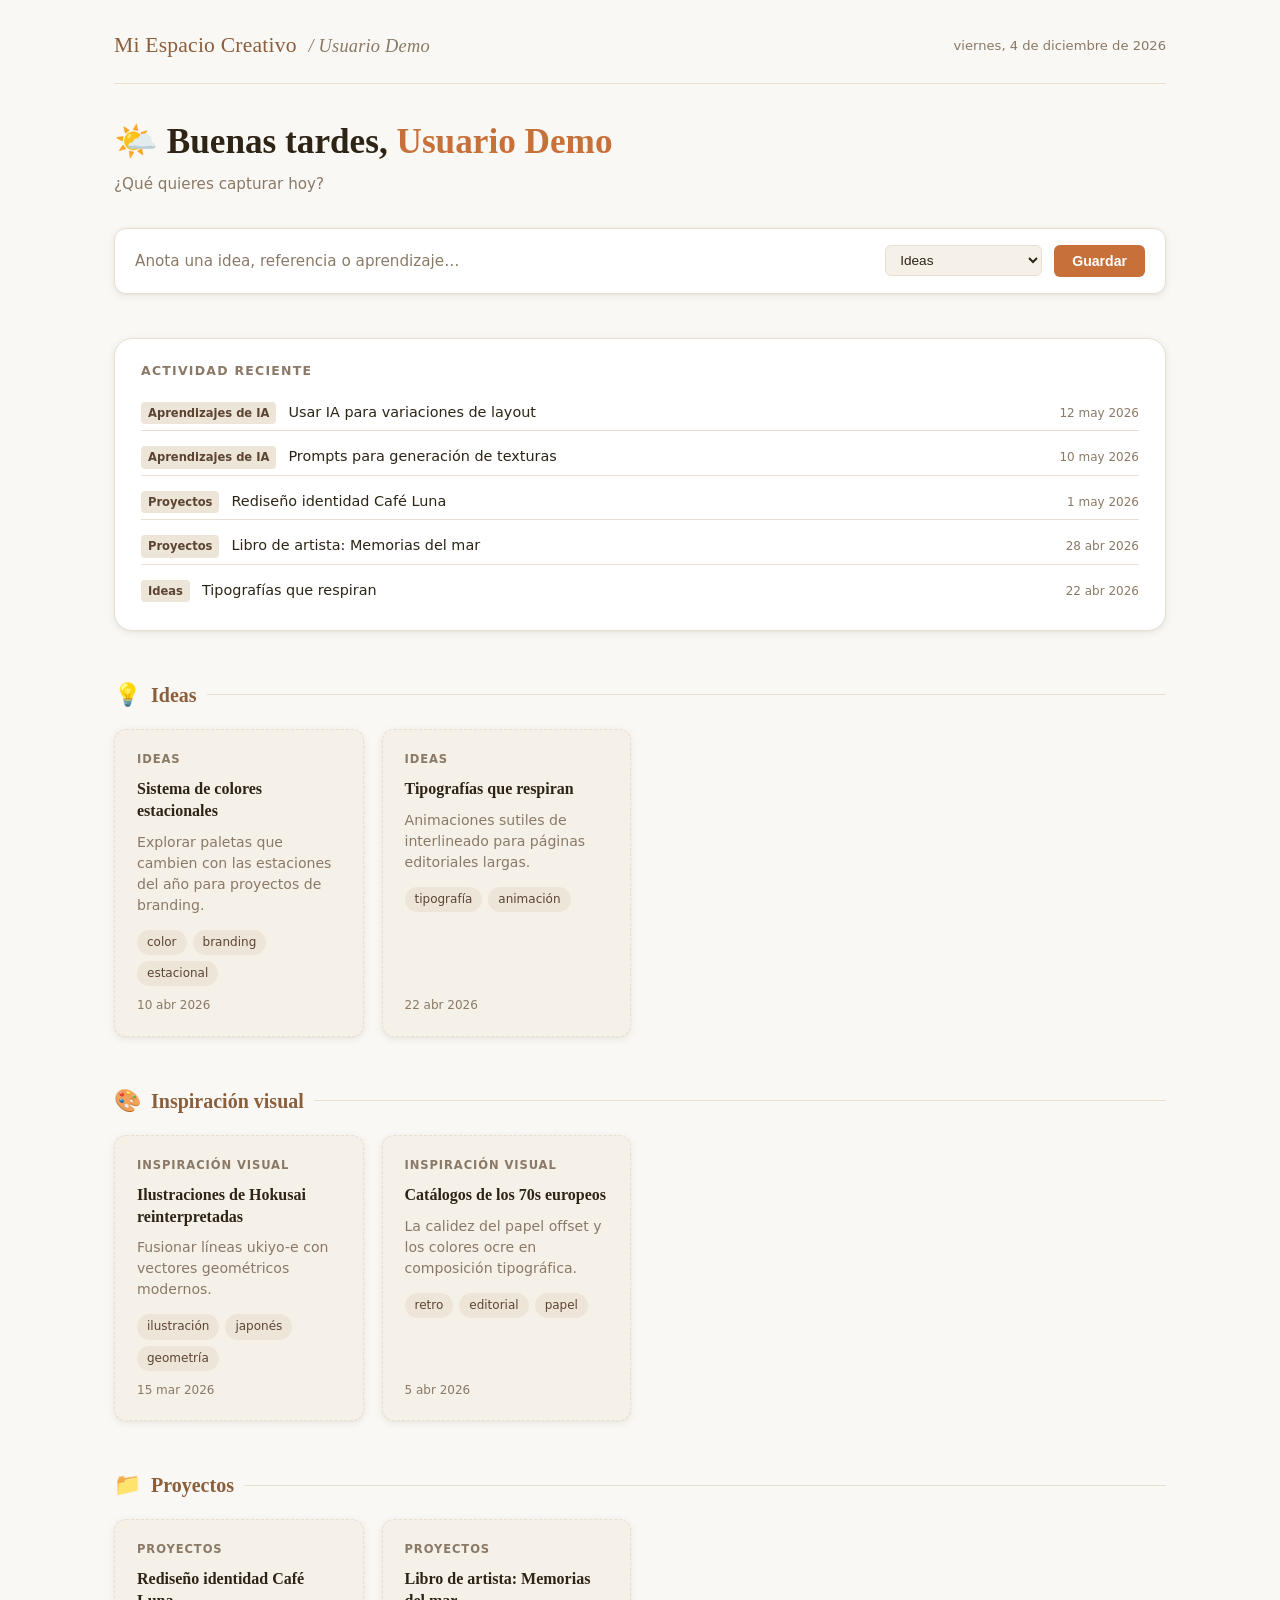
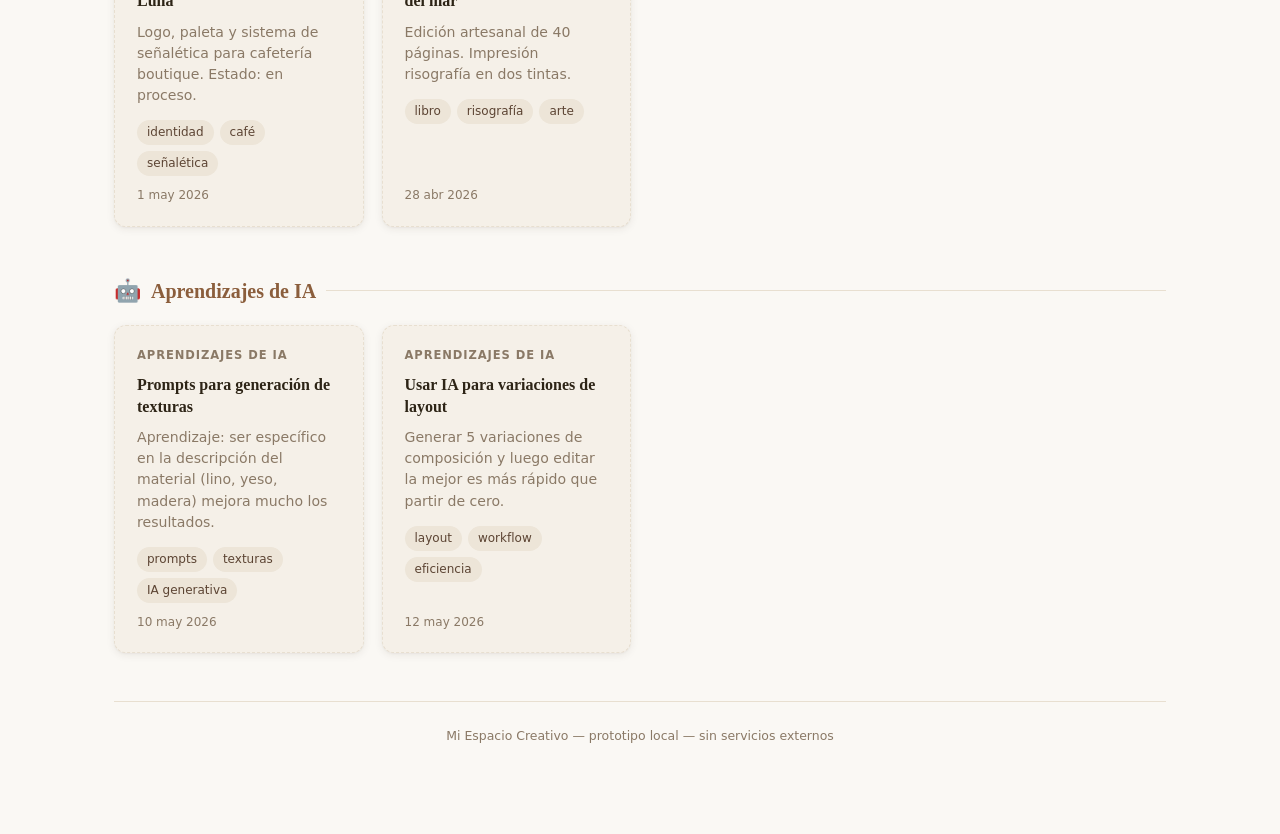
<file: claude-design-lab-mi-espacio-creativo/index.html>
<!DOCTYPE html>
<html lang="es">
<head>
  <meta charset="UTF-8" />
  <meta name="viewport" content="width=device-width, initial-scale=1.0" />
  <meta name="description" content="Mi Espacio Creativo — prototipo local de captura y organización de ideas creativas." />
  <title>Mi Espacio Creativo</title>
  <!-- Sin CDN, sin fuentes externas. Solo archivo local -->
  <link rel="stylesheet" href="styles.css" />
</head>
<body>

<div class="app-wrapper">

  <!-- ===== HEADER ===== -->
  <header class="site-header">
    <div class="site-logo">
      Mi Espacio Creativo
      <span>/ Usuario Demo</span>
    </div>
    <div class="header-meta" id="header-date"></div>
  </header>

  <!-- ===== HERO / SALUDO ===== -->
  <section class="hero" aria-label="Saludo">
    <h1 class="hero__greeting" id="greeting-text">Bienvenida</h1>
    <p class="hero__sub">¿Qué quieres capturar hoy?</p>
  </section>

  <!-- ===== CAPTURA RÁPIDA ===== -->
  <form class="capture-bar" id="capture-form" aria-label="Captura rápida">
    <input
      type="text"
      class="capture-bar__input"
      id="capture-input"
      placeholder="Anota una idea, referencia o aprendizaje…"
      maxlength="280"
      autocomplete="off"
      spellcheck="true"
    />
    <select class="capture-bar__select" id="capture-section" aria-label="Sección destino">
      <option value="ideas">Ideas</option>
      <option value="inspiracion">Inspiración visual</option>
      <option value="proyectos">Proyectos</option>
      <option value="aprendizajes">Aprendizajes de IA</option>
    </select>
    <button type="button" class="capture-bar__btn" id="capture-btn">Guardar</button>
  </form>

  <!-- ===== RECIENTES ===== -->
  <section class="recientes" aria-label="Actividad reciente">
    <p class="recientes__title">Actividad reciente</p>
    <div class="recientes__list" id="recientes-list">
      <!-- Renderizado por app.js -->
    </div>
  </section>

  <!-- ===== SECCIÓN: IDEAS ===== -->
  <section aria-labelledby="title-ideas">
    <h2 class="section-title" id="title-ideas">
      <span class="section-icon">💡</span> Ideas
    </h2>
    <div class="card-grid" id="grid-ideas">
      <!-- Renderizado por app.js -->
    </div>
  </section>

  <!-- ===== SECCIÓN: INSPIRACIÓN VISUAL ===== -->
  <section aria-labelledby="title-inspiracion">
    <h2 class="section-title" id="title-inspiracion">
      <span class="section-icon">🎨</span> Inspiración visual
    </h2>
    <div class="card-grid" id="grid-inspiracion">
      <!-- Renderizado por app.js -->
    </div>
  </section>

  <!-- ===== SECCIÓN: PROYECTOS ===== -->
  <section aria-labelledby="title-proyectos">
    <h2 class="section-title" id="title-proyectos">
      <span class="section-icon">📁</span> Proyectos
    </h2>
    <div class="card-grid" id="grid-proyectos">
      <!-- Renderizado por app.js -->
    </div>
  </section>

  <!-- ===== SECCIÓN: APRENDIZAJES DE IA ===== -->
  <section aria-labelledby="title-aprendizajes">
    <h2 class="section-title" id="title-aprendizajes">
      <span class="section-icon">🤖</span> Aprendizajes de IA
    </h2>
    <div class="card-grid" id="grid-aprendizajes">
      <!-- Renderizado por app.js -->
    </div>
  </section>

  <!-- ===== FOOTER ===== -->
  <footer class="site-footer">
    Mi Espacio Creativo &mdash; prototipo local &mdash; sin servicios externos
  </footer>

</div><!-- /.app-wrapper -->

<!-- Toast de confirmación -->
<div class="toast" id="toast" role="status" aria-live="polite"></div>

<!-- Fecha en header (sin depender de librería) -->
<script>
  (function () {
    var el = document.getElementById('header-date');
    if (el) {
      var now = new Date();
      el.textContent = now.toLocaleDateString('es-ES', {
        weekday: 'long', day: 'numeric', month: 'long', year: 'numeric'
      });
    }
  })();
</script>

<script src="app.js"></script>
</body>
</html>
</file>
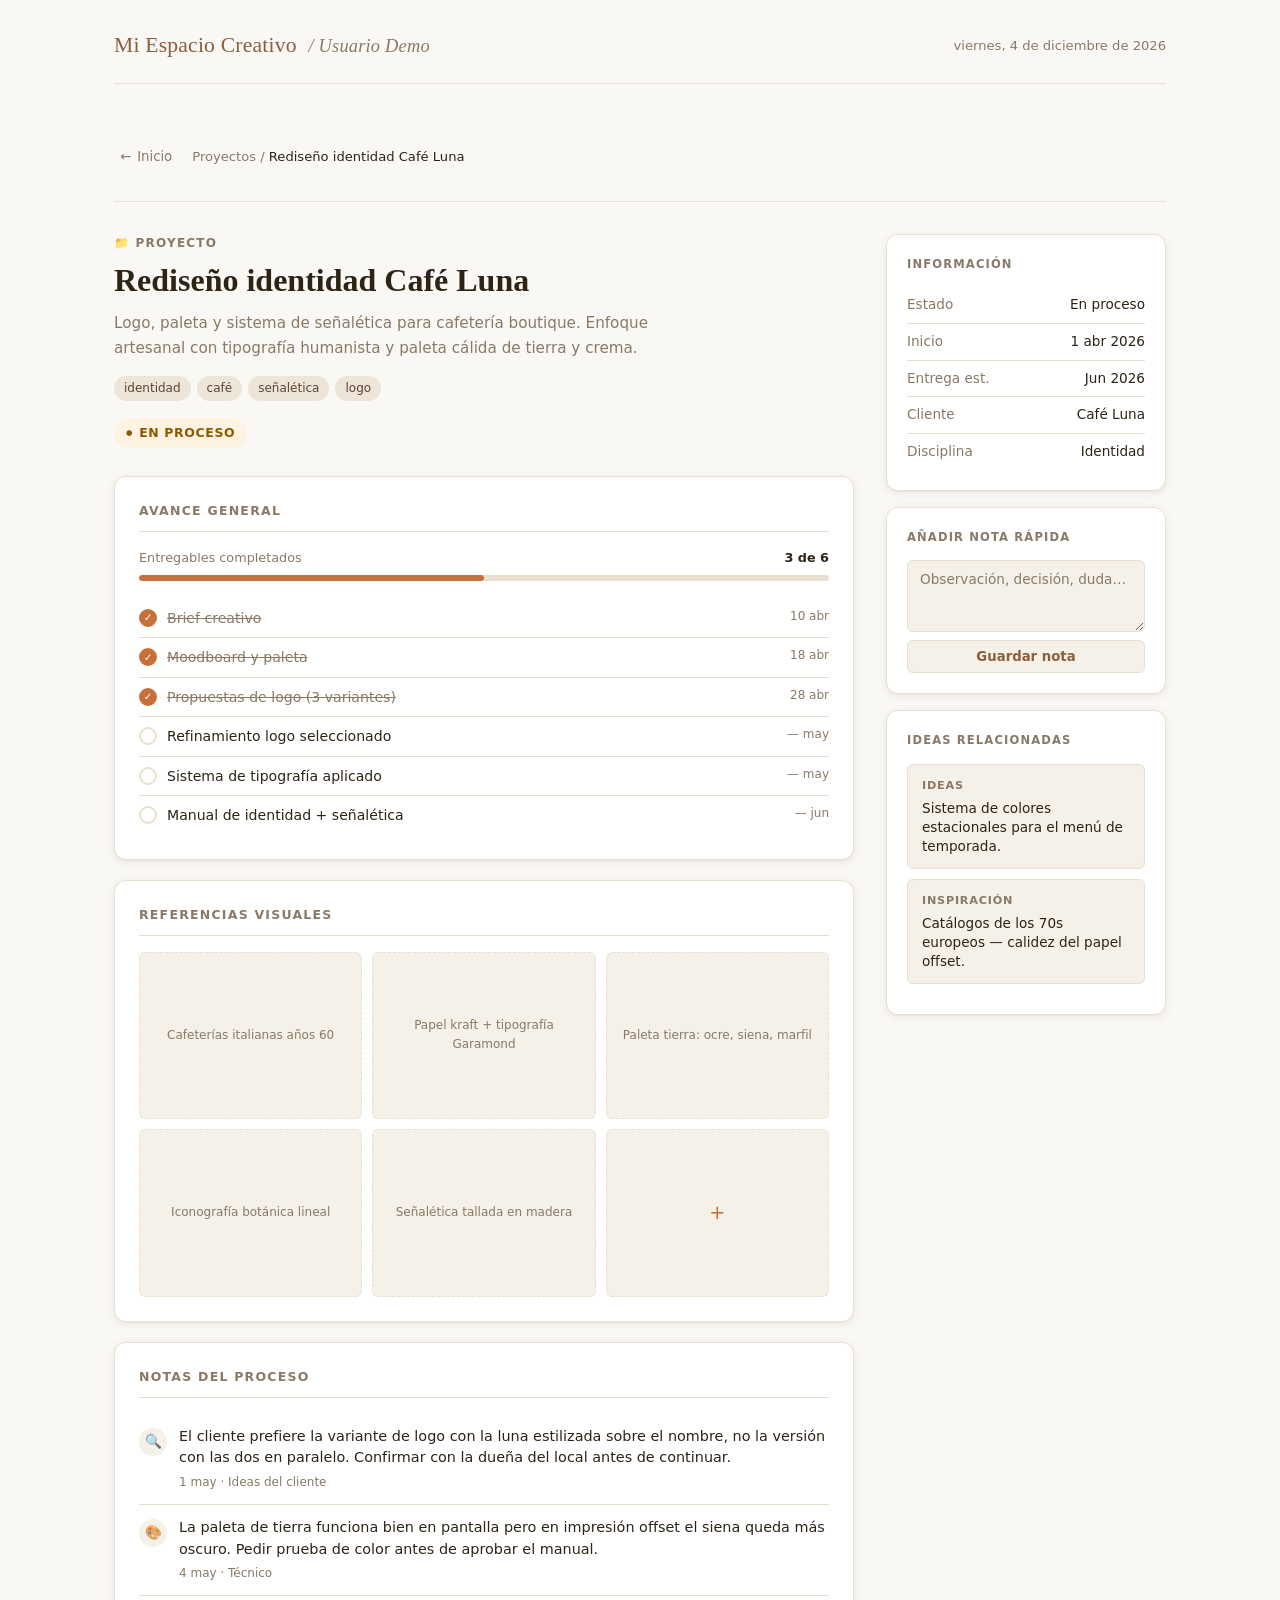
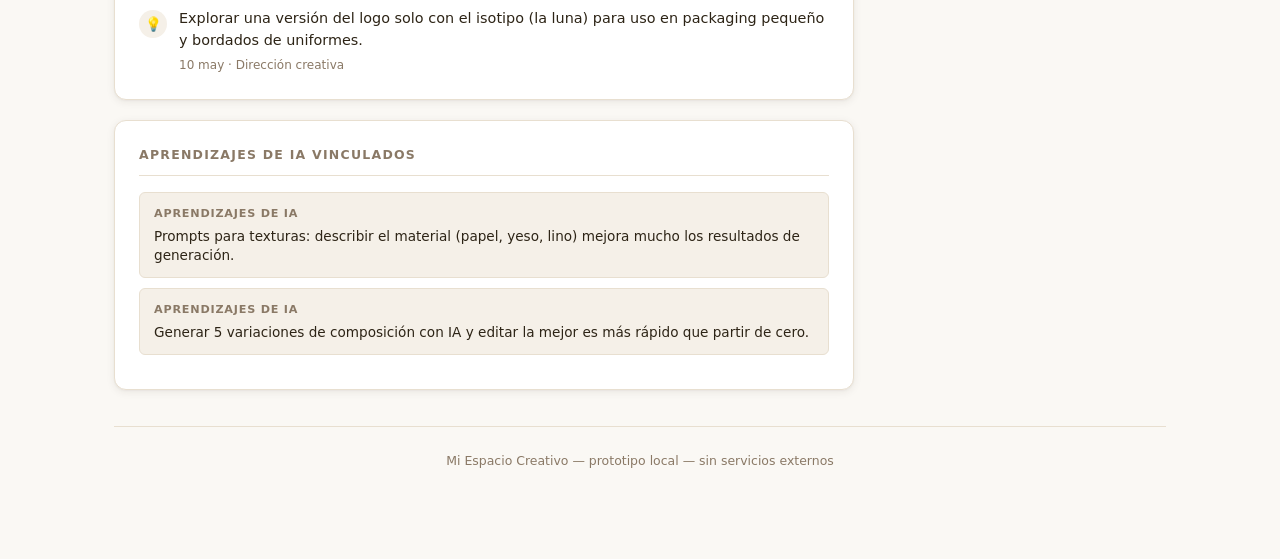
<file: claude-design-lab-mi-espacio-creativo/panel-proyecto.html>
<!DOCTYPE html>
<html lang="es">
<head>
  <meta charset="UTF-8" />
  <meta name="viewport" content="width=device-width, initial-scale=1.0" />
  <title>Café Luna — Mi Espacio Creativo</title>
  <link rel="stylesheet" href="styles.css" />
  <style>
    /* ── Estilos específicos del panel de proyecto ── */

    .panel-nav {
      display: flex;
      align-items: center;
      gap: 10px;
      padding: 20px 0 28px;
      border-bottom: 1px solid var(--color-border);
      margin-bottom: 32px;
    }

    .btn-back {
      display: inline-flex;
      align-items: center;
      gap: 6px;
      font-size: .83rem;
      color: var(--color-muted);
      background: none;
      border: none;
      cursor: pointer;
      padding: 6px 10px 6px 6px;
      border-radius: var(--radius-sm);
      transition: background var(--transition), color var(--transition);
      font-family: var(--font-sans);
      text-decoration: none;
    }
    .btn-back:hover {
      background: var(--color-surface-2);
      color: var(--color-text);
      text-decoration: none;
    }
    .btn-back::before { content: '←'; font-size: 1em; }

    .breadcrumb {
      font-size: .82rem;
      color: var(--color-muted);
    }
    .breadcrumb span { color: var(--color-text); font-weight: 500; }

    /* ── Layout principal del panel ── */

    .panel-layout {
      display: grid;
      grid-template-columns: 1fr 280px;
      gap: 32px;
      align-items: start;
    }

    @media (max-width: 760px) {
      .panel-layout { grid-template-columns: 1fr; }
      .panel-sidebar { order: -1; }
    }

    /* ── Encabezado del proyecto ── */

    .project-header {
      margin-bottom: 28px;
    }

    .project-header__eyebrow {
      font-size: .75rem;
      font-weight: 700;
      letter-spacing: .1em;
      text-transform: uppercase;
      color: var(--color-muted);
      margin-bottom: 8px;
    }

    .project-header__title {
      font-family: var(--font-serif);
      font-size: clamp(1.5rem, 3vw, 2rem);
      color: var(--color-text);
      line-height: 1.2;
      margin-bottom: 12px;
    }

    .project-header__desc {
      font-size: .95rem;
      color: var(--color-muted);
      line-height: 1.6;
      max-width: 60ch;
      margin-bottom: 16px;
    }

    .status-badge {
      display: inline-flex;
      align-items: center;
      gap: 6px;
      font-size: .78rem;
      font-weight: 700;
      letter-spacing: .05em;
      text-transform: uppercase;
      padding: 5px 12px;
      border-radius: 20px;
      background: #e8f4e8;
      color: #2d6e2d;
    }
    .status-badge--proceso { background: #fef3e2; color: #8a5a00; }
    .status-badge--pausa   { background: #f2eaff; color: #5a3a8a; }
    .status-badge--cerrado { background: var(--color-surface-2); color: var(--color-muted); }
    .status-badge::before { content: '●'; font-size: .6em; }

    /* ── Bloques de contenido ── */

    .content-block {
      background: var(--color-surface);
      border: 1px solid var(--color-border);
      border-radius: var(--radius-md);
      padding: 24px;
      margin-bottom: 20px;
      box-shadow: var(--shadow-card);
    }

    .content-block__title {
      font-size: .78rem;
      font-weight: 700;
      letter-spacing: .1em;
      text-transform: uppercase;
      color: var(--color-muted);
      margin-bottom: 16px;
      padding-bottom: 10px;
      border-bottom: 1px solid var(--color-border);
    }

    /* ── Notas editoriales ── */

    .nota {
      display: flex;
      gap: 12px;
      padding: 12px 0;
      border-bottom: 1px solid var(--color-border);
    }
    .nota:last-child { border-bottom: none; padding-bottom: 0; }

    .nota__bullet {
      width: 28px;
      height: 28px;
      border-radius: 50%;
      background: var(--color-surface-2);
      display: flex;
      align-items: center;
      justify-content: center;
      font-size: .85em;
      flex-shrink: 0;
      margin-top: 2px;
    }

    .nota__body { flex: 1; }
    .nota__text {
      font-size: .9rem;
      color: var(--color-text);
      line-height: 1.5;
      margin-bottom: 4px;
    }
    .nota__meta { font-size: .75rem; color: var(--color-muted); }

    /* ── Referencias visuales (mosaico mock) ── */

    .ref-grid {
      display: grid;
      grid-template-columns: repeat(3, 1fr);
      gap: 10px;
    }

    .ref-tile {
      aspect-ratio: 4/3;
      border-radius: var(--radius-sm);
      background: var(--color-surface-2);
      border: 1px dashed var(--color-border);
      display: flex;
      align-items: center;
      justify-content: center;
      font-size: .75rem;
      color: var(--color-muted);
      text-align: center;
      padding: 8px;
      cursor: pointer;
      transition: border-color var(--transition), background var(--transition);
    }
    .ref-tile:hover {
      border-color: var(--color-accent);
      background: #fdf6f0;
    }

    .ref-tile--add {
      border-style: dashed;
      font-size: 1.2rem;
      color: var(--color-accent);
    }

    /* ── Barra de progreso ── */

    .progress-section { margin-bottom: 18px; }

    .progress-label {
      display: flex;
      justify-content: space-between;
      font-size: .8rem;
      color: var(--color-muted);
      margin-bottom: 6px;
    }
    .progress-label strong { color: var(--color-text); }

    .progress-bar {
      height: 6px;
      background: var(--color-border);
      border-radius: 10px;
      overflow: hidden;
    }
    .progress-bar__fill {
      height: 100%;
      background: var(--color-accent);
      border-radius: 10px;
      transition: width .6s ease;
    }

    /* ── Hitos ── */

    .hito-list { list-style: none; }

    .hito {
      display: flex;
      align-items: flex-start;
      gap: 10px;
      padding: 8px 0;
      border-bottom: 1px solid var(--color-border);
      font-size: .88rem;
    }
    .hito:last-child { border-bottom: none; }

    .hito__check {
      width: 18px;
      height: 18px;
      border-radius: 50%;
      border: 2px solid var(--color-border);
      flex-shrink: 0;
      margin-top: 2px;
      display: flex;
      align-items: center;
      justify-content: center;
      font-size: .65rem;
    }
    .hito__check--done {
      background: var(--color-accent);
      border-color: var(--color-accent);
      color: #fff;
    }

    .hito__label { color: var(--color-text); flex: 1; }
    .hito__label--done { color: var(--color-muted); text-decoration: line-through; }
    .hito__date { font-size: .75rem; color: var(--color-muted); white-space: nowrap; }

    /* ── Sidebar ── */

    .panel-sidebar {
      position: sticky;
      top: 24px;
    }

    .sidebar-card {
      background: var(--color-surface);
      border: 1px solid var(--color-border);
      border-radius: var(--radius-md);
      padding: 20px;
      margin-bottom: 16px;
      box-shadow: var(--shadow-card);
    }

    .sidebar-card__title {
      font-size: .72rem;
      font-weight: 700;
      letter-spacing: .1em;
      text-transform: uppercase;
      color: var(--color-muted);
      margin-bottom: 14px;
    }

    .meta-row {
      display: flex;
      justify-content: space-between;
      align-items: baseline;
      padding: 7px 0;
      border-bottom: 1px solid var(--color-border);
      font-size: .85rem;
      gap: 8px;
    }
    .meta-row:last-child { border-bottom: none; }
    .meta-row__key { color: var(--color-muted); white-space: nowrap; }
    .meta-row__val { color: var(--color-text); font-weight: 500; text-align: right; }

    .sidebar-capture {
      display: flex;
      flex-direction: column;
      gap: 8px;
    }

    .sidebar-capture textarea {
      width: 100%;
      min-height: 72px;
      border: 1px solid var(--color-border);
      border-radius: var(--radius-sm);
      background: var(--color-surface-2);
      padding: 10px 12px;
      font-family: var(--font-sans);
      font-size: .85rem;
      color: var(--color-text);
      resize: vertical;
      outline: none;
    }
    .sidebar-capture textarea::placeholder { color: var(--color-muted); }
    .sidebar-capture textarea:focus { border-color: var(--color-accent); }

    .btn-secondary {
      background: var(--color-surface-2);
      color: var(--color-accent-2);
      border: 1px solid var(--color-border);
      border-radius: var(--radius-sm);
      padding: 8px 14px;
      font-size: .83rem;
      font-weight: 600;
      cursor: pointer;
      font-family: var(--font-sans);
      transition: background var(--transition);
      text-align: center;
    }
    .btn-secondary:hover { background: var(--color-border); }

    /* ── Aprendizajes relacionados (mini-cards) ── */

    .mini-card {
      background: var(--color-surface-2);
      border: 1px solid var(--color-border);
      border-radius: var(--radius-sm);
      padding: 12px 14px;
      margin-bottom: 10px;
      font-size: .85rem;
      cursor: pointer;
      transition: box-shadow var(--transition), transform var(--transition);
    }
    .mini-card:hover {
      box-shadow: var(--shadow-card-hover);
      transform: translateY(-2px);
    }
    .mini-card__label {
      font-size: .7rem;
      font-weight: 700;
      letter-spacing: .07em;
      text-transform: uppercase;
      color: var(--color-muted);
      margin-bottom: 4px;
    }
    .mini-card__text { color: var(--color-text); line-height: 1.4; }
  </style>
</head>
<body>

<div class="app-wrapper">

  <!-- ===== HEADER ===== -->
  <header class="site-header">
    <div class="site-logo">
      Mi Espacio Creativo
      <span>/ Usuario Demo</span>
    </div>
    <div class="header-meta" id="header-date"></div>
  </header>

  <!-- ===== NAV / BREADCRUMB ===== -->
  <nav class="panel-nav" aria-label="Navegación">
    <a href="index.html" class="btn-back">Inicio</a>
    <span class="breadcrumb">Proyectos / <span>Rediseño identidad Café Luna</span></span>
  </nav>

  <!-- ===== LAYOUT PANEL ===== -->
  <div class="panel-layout">

    <!-- ── COLUMNA PRINCIPAL ── -->
    <main>

      <!-- Encabezado del proyecto -->
      <header class="project-header">
        <p class="project-header__eyebrow">📁 Proyecto</p>
        <h1 class="project-header__title">Rediseño identidad Café Luna</h1>
        <p class="project-header__desc">
          Logo, paleta y sistema de señalética para cafetería boutique.
          Enfoque artesanal con tipografía humanista y paleta cálida de tierra y crema.
        </p>
        <div class="card__tags" style="margin-bottom: 16px;">
          <span class="tag">identidad</span>
          <span class="tag">café</span>
          <span class="tag">señalética</span>
          <span class="tag">logo</span>
        </div>
        <span class="status-badge status-badge--proceso">En proceso</span>
      </header>

      <!-- Progreso -->
      <div class="content-block">
        <p class="content-block__title">Avance general</p>

        <div class="progress-section">
          <div class="progress-label">
            <span>Entregables completados</span>
            <strong>3 de 6</strong>
          </div>
          <div class="progress-bar">
            <div class="progress-bar__fill" style="width: 50%"></div>
          </div>
        </div>

        <ul class="hito-list" aria-label="Hitos del proyecto">
          <li class="hito">
            <span class="hito__check hito__check--done" aria-label="Completado">✓</span>
            <span class="hito__label hito__label--done">Brief creativo</span>
            <span class="hito__date">10 abr</span>
          </li>
          <li class="hito">
            <span class="hito__check hito__check--done" aria-label="Completado">✓</span>
            <span class="hito__label hito__label--done">Moodboard y paleta</span>
            <span class="hito__date">18 abr</span>
          </li>
          <li class="hito">
            <span class="hito__check hito__check--done" aria-label="Completado">✓</span>
            <span class="hito__label hito__label--done">Propuestas de logo (3 variantes)</span>
            <span class="hito__date">28 abr</span>
          </li>
          <li class="hito">
            <span class="hito__check" aria-label="Pendiente"></span>
            <span class="hito__label">Refinamiento logo seleccionado</span>
            <span class="hito__date">— may</span>
          </li>
          <li class="hito">
            <span class="hito__check" aria-label="Pendiente"></span>
            <span class="hito__label">Sistema de tipografía aplicado</span>
            <span class="hito__date">— may</span>
          </li>
          <li class="hito">
            <span class="hito__check" aria-label="Pendiente"></span>
            <span class="hito__label">Manual de identidad + señalética</span>
            <span class="hito__date">— jun</span>
          </li>
        </ul>
      </div>

      <!-- Referencias visuales -->
      <div class="content-block">
        <p class="content-block__title">Referencias visuales</p>
        <div class="ref-grid">
          <div class="ref-tile">Cafeterías italianas años 60</div>
          <div class="ref-tile">Papel kraft + tipografía Garamond</div>
          <div class="ref-tile">Paleta tierra: ocre, siena, marfil</div>
          <div class="ref-tile">Iconografía botánica lineal</div>
          <div class="ref-tile">Señalética tallada en madera</div>
          <div class="ref-tile ref-tile--add" aria-label="Añadir referencia">+</div>
        </div>
      </div>

      <!-- Notas del proceso -->
      <div class="content-block">
        <p class="content-block__title">Notas del proceso</p>

        <div class="nota">
          <div class="nota__bullet">🔍</div>
          <div class="nota__body">
            <p class="nota__text">El cliente prefiere la variante de logo con la luna estilizada sobre el nombre, no la versión con las dos en paralelo. Confirmar con la dueña del local antes de continuar.</p>
            <p class="nota__meta">1 may · Ideas del cliente</p>
          </div>
        </div>

        <div class="nota">
          <div class="nota__bullet">🎨</div>
          <div class="nota__body">
            <p class="nota__text">La paleta de tierra funciona bien en pantalla pero en impresión offset el siena queda más oscuro. Pedir prueba de color antes de aprobar el manual.</p>
            <p class="nota__meta">4 may · Técnico</p>
          </div>
        </div>

        <div class="nota">
          <div class="nota__bullet">💡</div>
          <div class="nota__body">
            <p class="nota__text">Explorar una versión del logo solo con el isotipo (la luna) para uso en packaging pequeño y bordados de uniformes.</p>
            <p class="nota__meta">10 may · Dirección creativa</p>
          </div>
        </div>
      </div>

      <!-- Aprendizajes de IA relacionados -->
      <div class="content-block">
        <p class="content-block__title">Aprendizajes de IA vinculados</p>

        <div class="mini-card" tabindex="0">
          <p class="mini-card__label">Aprendizajes de IA</p>
          <p class="mini-card__text">Prompts para texturas: describir el material (papel, yeso, lino) mejora mucho los resultados de generación.</p>
        </div>

        <div class="mini-card" tabindex="0">
          <p class="mini-card__label">Aprendizajes de IA</p>
          <p class="mini-card__text">Generar 5 variaciones de composición con IA y editar la mejor es más rápido que partir de cero.</p>
        </div>
      </div>

    </main>

    <!-- ── SIDEBAR ── -->
    <aside class="panel-sidebar" aria-label="Metadatos del proyecto">

      <div class="sidebar-card">
        <p class="sidebar-card__title">Información</p>
        <div class="meta-row">
          <span class="meta-row__key">Estado</span>
          <span class="meta-row__val">En proceso</span>
        </div>
        <div class="meta-row">
          <span class="meta-row__key">Inicio</span>
          <span class="meta-row__val">1 abr 2026</span>
        </div>
        <div class="meta-row">
          <span class="meta-row__key">Entrega est.</span>
          <span class="meta-row__val">Jun 2026</span>
        </div>
        <div class="meta-row">
          <span class="meta-row__key">Cliente</span>
          <span class="meta-row__val">Café Luna</span>
        </div>
        <div class="meta-row">
          <span class="meta-row__key">Disciplina</span>
          <span class="meta-row__val">Identidad</span>
        </div>
      </div>

      <div class="sidebar-card">
        <p class="sidebar-card__title">Añadir nota rápida</p>
        <div class="sidebar-capture">
          <textarea placeholder="Observación, decisión, duda…" id="nota-input"></textarea>
          <button class="btn-secondary" id="nota-btn">Guardar nota</button>
        </div>
      </div>

      <div class="sidebar-card">
        <p class="sidebar-card__title">Ideas relacionadas</p>
        <div class="mini-card" tabindex="0">
          <p class="mini-card__label">Ideas</p>
          <p class="mini-card__text">Sistema de colores estacionales para el menú de temporada.</p>
        </div>
        <div class="mini-card" tabindex="0">
          <p class="mini-card__label">Inspiración</p>
          <p class="mini-card__text">Catálogos de los 70s europeos — calidez del papel offset.</p>
        </div>
      </div>

    </aside>

  </div><!-- /.panel-layout -->

  <footer class="site-footer">
    Mi Espacio Creativo &mdash; prototipo local &mdash; sin servicios externos
  </footer>

</div><!-- /.app-wrapper -->

<div class="toast" id="toast" role="status" aria-live="polite"></div>

<script>
(function () {
  // Fecha en header
  var el = document.getElementById('header-date');
  if (el) {
    el.textContent = new Date().toLocaleDateString('es-ES', {
      weekday: 'long', day: 'numeric', month: 'long', year: 'numeric'
    });
  }

  // Nota rápida (mock: solo toast, sin persistencia en esta pantalla)
  var btn   = document.getElementById('nota-btn');
  var input = document.getElementById('nota-input');
  var toast = document.getElementById('toast');

  function showToast(msg) {
    if (!toast) return;
    toast.textContent = msg;
    toast.classList.add('visible');
    setTimeout(function () { toast.classList.remove('visible'); }, 2800);
  }

  if (btn) {
    btn.addEventListener('click', function () {
      var text = input ? input.value.trim() : '';
      if (!text) { showToast('Escribe una nota antes de guardar.'); return; }
      input.value = '';
      showToast('Nota guardada (mock) ✓');
    });
  }
})();
</script>

</body>
</html>
</file>
<file: claude-design-lab-mi-espacio-creativo/styles.css>
/* ===== Mi Espacio Creativo — styles.css ===== */
/* Fuentes de sistema únicamente, sin CDN */

*, *::before, *::after {
  box-sizing: border-box;
  margin: 0;
  padding: 0;
}

:root {
  --font-sans: 'Segoe UI', system-ui, -apple-system, BlinkMacSystemFont,
               'Helvetica Neue', Arial, sans-serif;
  --font-serif: Georgia, 'Times New Roman', serif;

  /* Paleta editorial cálida */
  --color-bg:         #faf8f4;
  --color-surface:    #ffffff;
  --color-surface-2:  #f5f0e8;
  --color-border:     #e8dfd0;
  --color-accent:     #c8703a;
  --color-accent-2:   #8b5e3c;
  --color-text:       #2d2416;
  --color-muted:      #8a7966;
  --color-tag-bg:     #ede5d8;
  --color-tag-text:   #5c4433;

  --radius-sm: 6px;
  --radius-md: 12px;
  --radius-lg: 18px;

  --shadow-card: 0 2px 8px rgba(45,36,22,.08), 0 1px 2px rgba(45,36,22,.04);
  --shadow-card-hover: 0 8px 24px rgba(45,36,22,.14), 0 2px 6px rgba(45,36,22,.06);

  --transition: 220ms ease;
}

/* ===== RESET & BASE ===== */

html { font-size: 16px; scroll-behavior: smooth; }

body {
  font-family: var(--font-sans);
  background: var(--color-bg);
  color: var(--color-text);
  line-height: 1.6;
  min-height: 100vh;
}

a { color: var(--color-accent); text-decoration: none; }
a:hover { text-decoration: underline; }

/* ===== LAYOUT ===== */

.app-wrapper {
  max-width: 1100px;
  margin: 0 auto;
  padding: 0 24px 80px;
}

/* ===== HEADER ===== */

.site-header {
  display: flex;
  align-items: center;
  justify-content: space-between;
  padding: 28px 0 20px;
  border-bottom: 1px solid var(--color-border);
  margin-bottom: 36px;
}

.site-logo {
  font-family: var(--font-serif);
  font-size: 1.35rem;
  color: var(--color-accent-2);
  letter-spacing: .01em;
}

.site-logo span {
  color: var(--color-muted);
  font-size: .85em;
  font-style: italic;
  margin-left: 6px;
}

.header-meta {
  font-size: .82rem;
  color: var(--color-muted);
}

/* ===== HERO / GREETING ===== */

.hero {
  margin-bottom: 32px;
}

.hero__greeting {
  font-family: var(--font-serif);
  font-size: clamp(1.6rem, 3vw, 2.2rem);
  color: var(--color-text);
  line-height: 1.25;
  margin-bottom: 8px;
}

.hero__greeting em {
  color: var(--color-accent);
  font-style: normal;
}

.hero__sub {
  font-size: .95rem;
  color: var(--color-muted);
}

/* ===== QUICK CAPTURE ===== */

.capture-bar {
  background: var(--color-surface);
  border: 1.5px solid var(--color-border);
  border-radius: var(--radius-md);
  padding: 16px 20px;
  display: flex;
  gap: 12px;
  align-items: center;
  margin-bottom: 44px;
  box-shadow: var(--shadow-card);
}

.capture-bar__input {
  flex: 1;
  border: none;
  outline: none;
  font-family: var(--font-sans);
  font-size: .95rem;
  background: transparent;
  color: var(--color-text);
}

.capture-bar__input::placeholder { color: var(--color-muted); }

.capture-bar__select {
  border: 1px solid var(--color-border);
  border-radius: var(--radius-sm);
  background: var(--color-surface-2);
  color: var(--color-text);
  font-size: .85rem;
  padding: 6px 10px;
  cursor: pointer;
  outline: none;
}

.capture-bar__btn {
  background: var(--color-accent);
  color: #fff;
  border: none;
  border-radius: var(--radius-sm);
  padding: 8px 18px;
  font-size: .88rem;
  font-weight: 600;
  cursor: pointer;
  transition: background var(--transition), transform var(--transition);
}

.capture-bar__btn:hover {
  background: var(--color-accent-2);
  transform: translateY(-1px);
}

.capture-bar__btn:active { transform: translateY(0); }

/* ===== SECTION TITLES ===== */

.section-title {
  font-family: var(--font-serif);
  font-size: 1.25rem;
  color: var(--color-accent-2);
  margin-bottom: 18px;
  display: flex;
  align-items: center;
  gap: 10px;
}

.section-title::after {
  content: '';
  flex: 1;
  height: 1px;
  background: var(--color-border);
}

.section-icon {
  font-size: 1.1em;
  line-height: 1;
}

/* ===== CARD GRID ===== */

.card-grid {
  display: grid;
  grid-template-columns: repeat(auto-fill, minmax(240px, 1fr));
  gap: 18px;
  margin-bottom: 48px;
}

/* ===== CARD ===== */

.card {
  background: var(--color-surface);
  border: 1px solid var(--color-border);
  border-radius: var(--radius-md);
  padding: 20px 22px;
  cursor: pointer;
  transition:
    box-shadow var(--transition),
    transform var(--transition),
    border-color var(--transition);
  box-shadow: var(--shadow-card);
  display: flex;
  flex-direction: column;
  gap: 10px;
}

.card:hover {
  box-shadow: var(--shadow-card-hover);
  transform: translateY(-3px);
  border-color: var(--color-accent);
}

.card--seed {
  background: var(--color-surface-2);
  border-style: dashed;
}

.card--new {
  border-color: var(--color-accent);
  animation: fadeIn .35s ease;
}

@keyframes fadeIn {
  from { opacity: 0; transform: translateY(6px); }
  to   { opacity: 1; transform: translateY(0); }
}

.card__label {
  font-size: .72rem;
  font-weight: 700;
  letter-spacing: .08em;
  text-transform: uppercase;
  color: var(--color-muted);
}

.card__title {
  font-family: var(--font-serif);
  font-size: 1rem;
  color: var(--color-text);
  line-height: 1.35;
}

.card__body {
  font-size: .88rem;
  color: var(--color-muted);
  line-height: 1.5;
}

.card__tags {
  display: flex;
  flex-wrap: wrap;
  gap: 6px;
  margin-top: 4px;
}

.tag {
  background: var(--color-tag-bg);
  color: var(--color-tag-text);
  border-radius: 20px;
  padding: 3px 10px;
  font-size: .75rem;
  font-weight: 500;
}

.card__date {
  font-size: .75rem;
  color: var(--color-muted);
  margin-top: auto;
}

/* ===== RECIENTES STRIP ===== */

.recientes {
  background: var(--color-surface);
  border: 1px solid var(--color-border);
  border-radius: var(--radius-lg);
  padding: 22px 26px;
  margin-bottom: 48px;
  box-shadow: var(--shadow-card);
}

.recientes__title {
  font-size: .78rem;
  font-weight: 700;
  letter-spacing: .1em;
  text-transform: uppercase;
  color: var(--color-muted);
  margin-bottom: 14px;
}

.recientes__list {
  display: flex;
  flex-direction: column;
  gap: 8px;
}

.reciente-item {
  display: flex;
  align-items: baseline;
  gap: 12px;
  font-size: .9rem;
  padding: 6px 0;
  border-bottom: 1px solid var(--color-border);
}

.reciente-item:last-child { border-bottom: none; }

.reciente-item__section {
  font-size: .72rem;
  background: var(--color-tag-bg);
  color: var(--color-tag-text);
  border-radius: 4px;
  padding: 2px 7px;
  white-space: nowrap;
  font-weight: 600;
}

.reciente-item__text { flex: 1; color: var(--color-text); }

.reciente-item__date {
  font-size: .75rem;
  color: var(--color-muted);
  white-space: nowrap;
}

/* ===== TOAST ===== */

.toast {
  position: fixed;
  bottom: 28px;
  right: 28px;
  background: var(--color-text);
  color: #fff;
  padding: 12px 20px;
  border-radius: var(--radius-sm);
  font-size: .88rem;
  opacity: 0;
  transform: translateY(10px);
  transition: opacity .25s ease, transform .25s ease;
  pointer-events: none;
  z-index: 100;
}

.toast.visible {
  opacity: 1;
  transform: translateY(0);
}

/* ===== EMPTY STATE ===== */

.empty-state {
  text-align: center;
  padding: 32px 16px;
  color: var(--color-muted);
  font-size: .9rem;
  font-style: italic;
  grid-column: 1 / -1;
}

/* ===== FOOTER ===== */

.site-footer {
  text-align: center;
  font-size: .78rem;
  color: var(--color-muted);
  padding: 24px 0 8px;
  border-top: 1px solid var(--color-border);
  margin-top: 16px;
}

/* ===== RESPONSIVE ===== */

@media (max-width: 640px) {
  .site-header { flex-direction: column; align-items: flex-start; gap: 6px; }
  .capture-bar { flex-wrap: wrap; }
  .capture-bar__input { min-width: 100%; }
}
</file>
